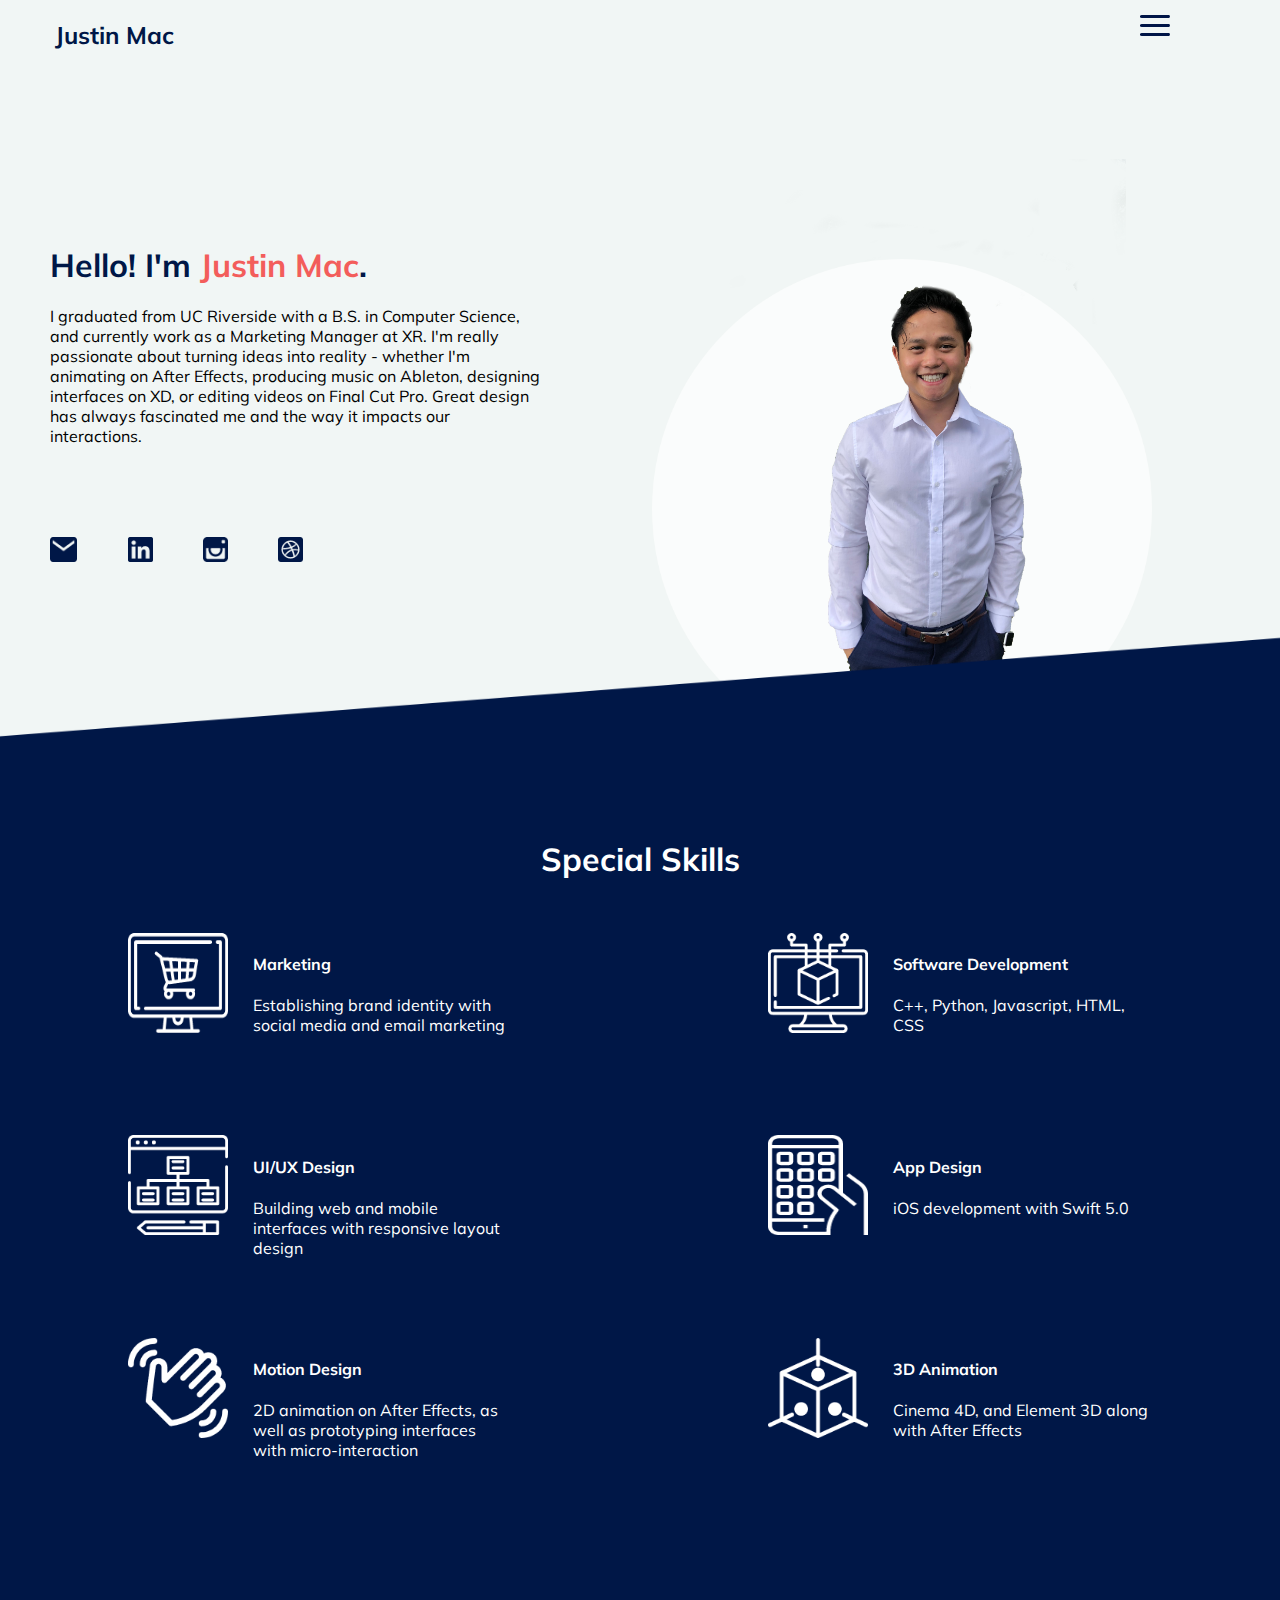
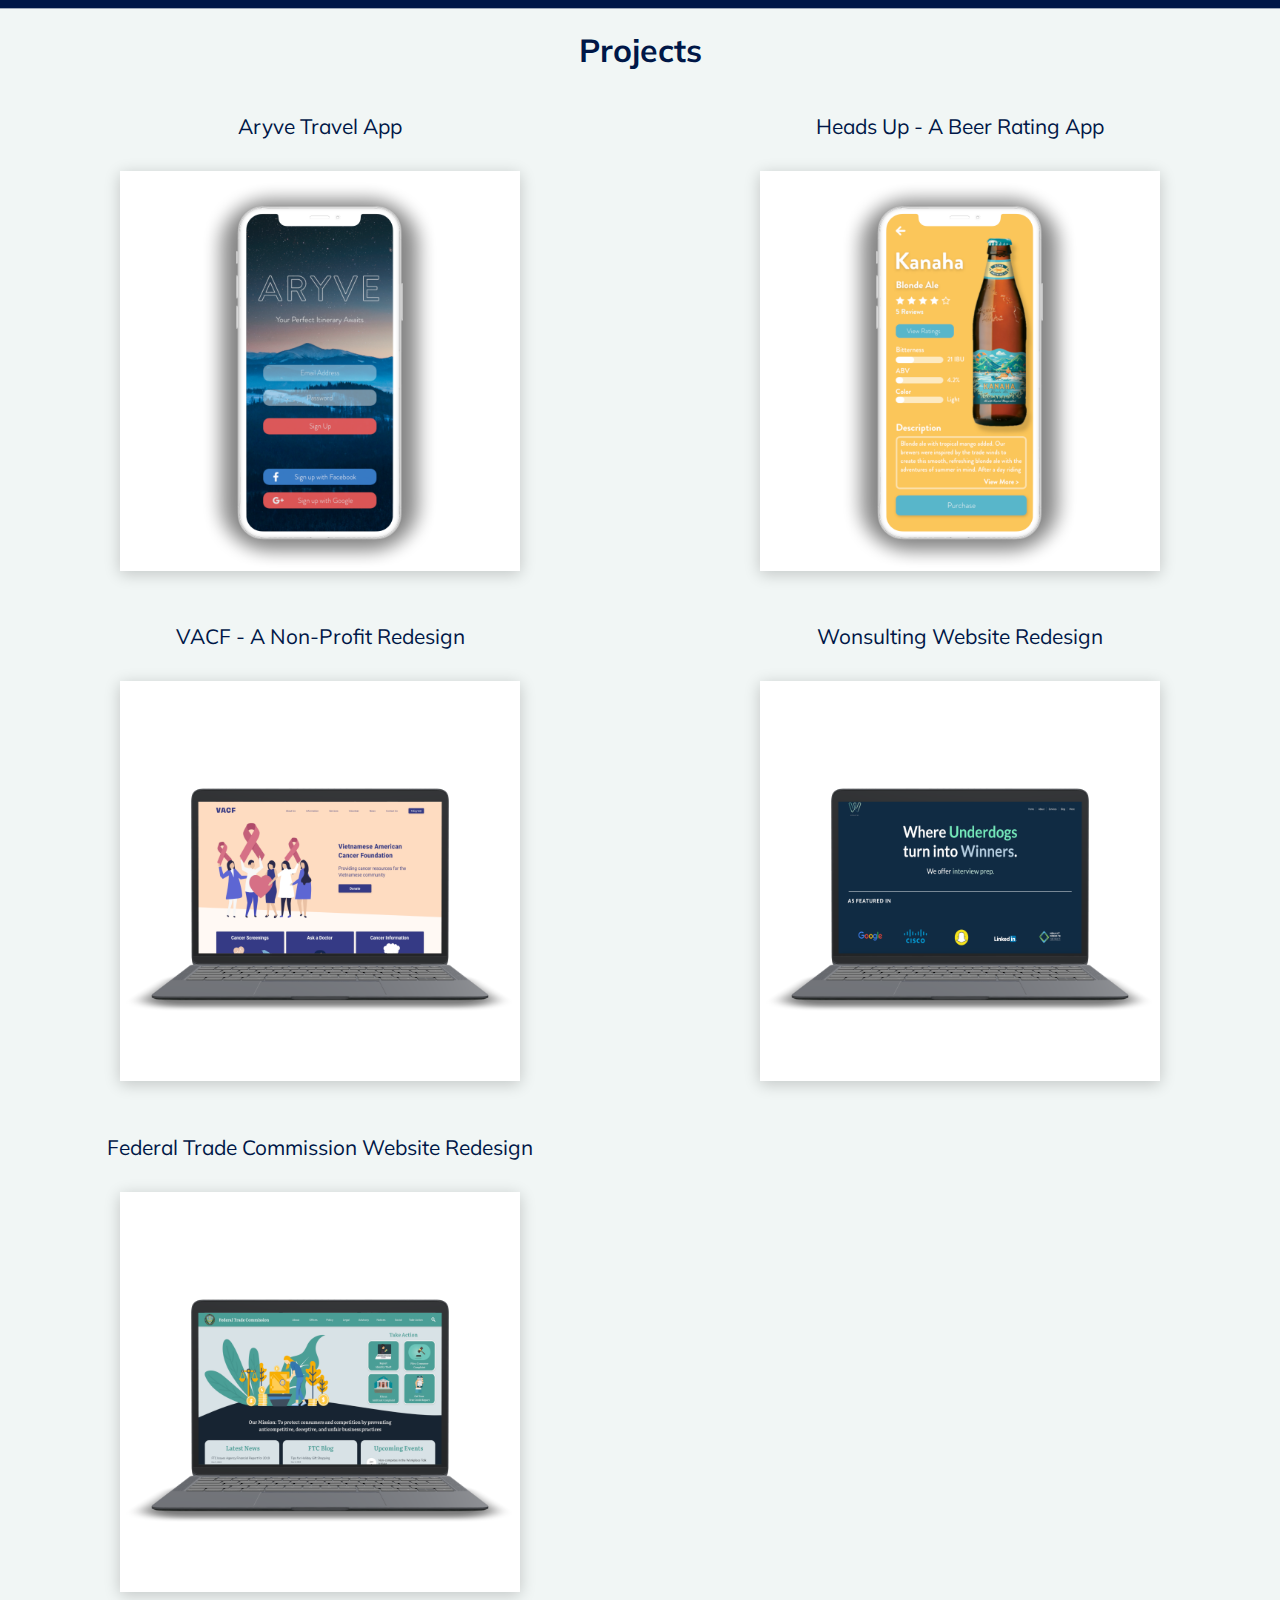
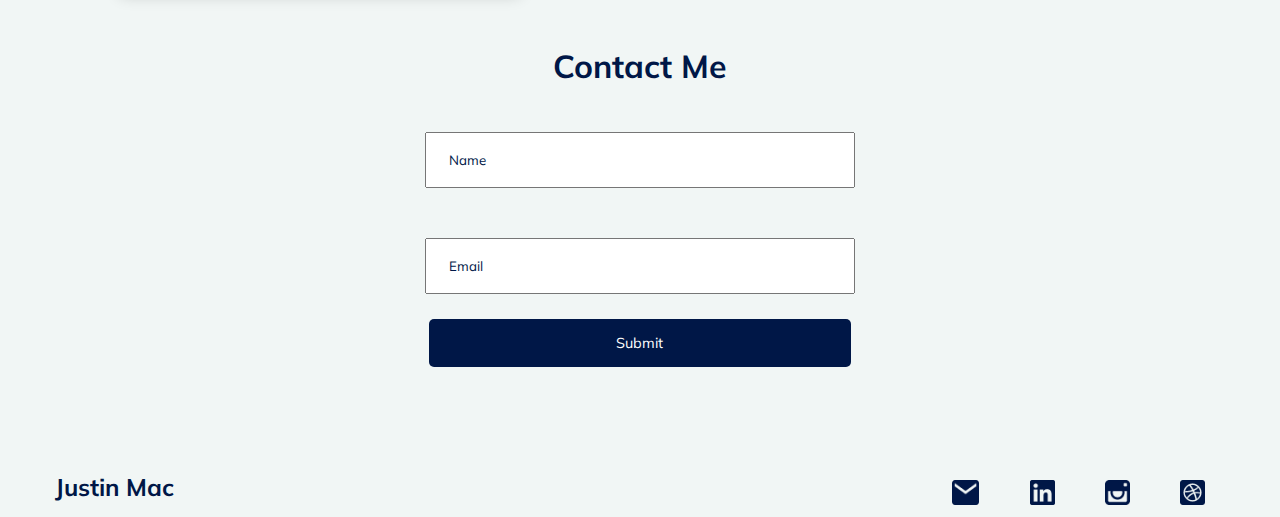
<file: index.html>
<!DOCTYPE html>
<html>
<head>
	<title>Justin's Website</title>
	<link rel="stylesheet" href="css/style.css">
</head>

<nav class="navbar">
	<div class="homebutton">
		<a id="home-logo" href="index.html">Justin Mac</a>
	</div>
	<div class="nav-wrap">
		
		<a class="navlink" href="#">About</a>
		<a class="navlink" href="#">Projects</a>
		<a class="navlink" href="#">Animations</a>
		<a class="navlink" href="#">Coding Projects</a>
		<a class="navlink" href="#">3D Animations</a>
	</div>
	<div class="mobile-nav"></div>
</nav>

<body>
	<div class="about-intro">
		<h1>Hello! I'm <span style="color:#F35D5B">Justin Mac</span>.</h1>

		<p>I graduated from UC Riverside with a B.S. in Computer Science, and currently work as a Marketing Manager at XR. I'm really passionate about turning ideas into reality - whether I'm animating on After Effects, producing music on Ableton, designing interfaces on XD, or editing videos on Final Cut Pro.  Great design has always fascinated me and the way it impacts our interactions.</p>

		<div class="social-icons">
			<a href="mailto:justinnmac@gmail.com?Subject=Portfolio" class="email"></a>
			<a href="https://www.linkedin.com/in/justin-mac/" class="linkedin"></a>
			<a href="https://www.instagram.com/justin.mac/" class="insta"></a>
			<a href="https://dribbble.com/justinmac" class="dribbble"></a>
		</div>
	</div>

	
	<div class="line-div-background">
		<img class="circle" src="images/ellipse-bg.png" alt="">
		<img class="profile" src="images/profile.png" alt="">
		<h1>Special Skills</h1>

		<div class="skill-grid">
			<div id="marketing-content" class="grid-content">
				<img src="images/monitor.png" class="icons" alt="">
				<div class=skills>
					<h4>Marketing</h4>
					<p>Establishing brand identity with social media and email marketing</p>
				</div>
			</div>
			<div id="software-content" class="grid-content">
				<img src="images/software.png" class="icons" alt="">	
				<div class=skills>
					<h4>Software Development</h4>
					<p>C++, Python, Javascript, HTML, CSS</p>
				</div>
				
			</div>
			<div id="ux-content" class="grid-content">
				<img src="images/ux-design.png" class="icons" alt="">	
				<div class=skills>
					<h4>UI/UX Design</h4>
					<p>Building web and mobile interfaces with responsive layout design</p>
				</div>
			</div>
			<div id="app-content" class="grid-content">
				<img src="images/app-develop.png" class="icons" alt="">
				<div class=skills>
					<h4>App Design</h4>
					<p>iOS development with Swift 5.0</p>
				</div>
				
			</div>
			<div id="motion-content" class="grid-content">
				<img src="images/motion.png" class="icons" alt="">
				<div class=skills>
					<h4>Motion Design</h4>
					<p>2D animation on After Effects, as well as prototyping interfaces with micro-interaction</p>
				</div>
			</div>
			<div id="threeD-content" class="grid-content">
				<img src="images/3d.png" class="icons" alt="">
				<div class=skills>
					<h4>3D Animation</h4>
					<p>Cinema 4D, and Element 3D along with After Effects</p>
				</div>
			</div>
		</div> <!---end of grid div-->
	</div>

	<section class="projects">
		<h1>Projects</h1>
		<div class="project-grid">
			<div class="case-div">
				<h3>Aryve Travel App</h3>
				<div id="aryve-case" class="project-cell">
					<img class="project-image" src="images/ARYVE.png" class="icons" alt="">
				</div>
			</div>
			<div class="case-div">
				<h3>Heads Up - A Beer Rating App</h3>
				<div id="beer-case" class="project-cell">
					<img class="project-image" src="images/Headsup.png" class="icons" alt="">
				</div>
			</div>
			<div class="case-div">
				<h3>VACF - A Non-Profit Redesign</h3>
				<div id="vacf-case" class="project-cell">
					<img class="project-image" src="images/VACF.png" class="icons" alt="">
				</div>
			</div>
			<div class="case-div">
				<h3>Wonsulting Website Redesign</h3>
				<div id="wonsulting-case" class="project-cell">
					<img class="project-image" src="images/Wonsulting.png" class="icons" alt="">
				</div>
			</div>
			<div class="case-div">
				<h3>Federal Trade Commission Website Redesign</h3>
				<div id="ftc-case" class="project-cell">
					<img class="project-image" src="images/FTC.png" class="icons" alt="">
				</div>
			</div>
		</div>
	</section>
	
	<section class="contact">
		<form class="contactMe">
			<h1>Contact Me</h1>
			<input type="text" name="firstname" placeholder="Name">
			<input type="text" name="email" placeholder="Email">
			<button>Submit</button>
		</form>
	</section>
	
	<footer class="foot">
		<div class="homebutton">
			<a id="home-logo" href="index.html">Justin Mac</a>
		</div>
		<div class="social-icons-footer">
				<a href="mailto:justinnmac@gmail.com?Subject=Portfolio" class="email"></a>
				<a href="https://www.linkedin.com/in/justin-mac/" class="linkedin"></a>
				<a href="https://www.instagram.com/justin.mac/" class="insta"></a>
				<a href="https://dribbble.com/justinmac" class="dribbble"></a>
		</div>
		
	</footer>

</body>

</html>
</file>
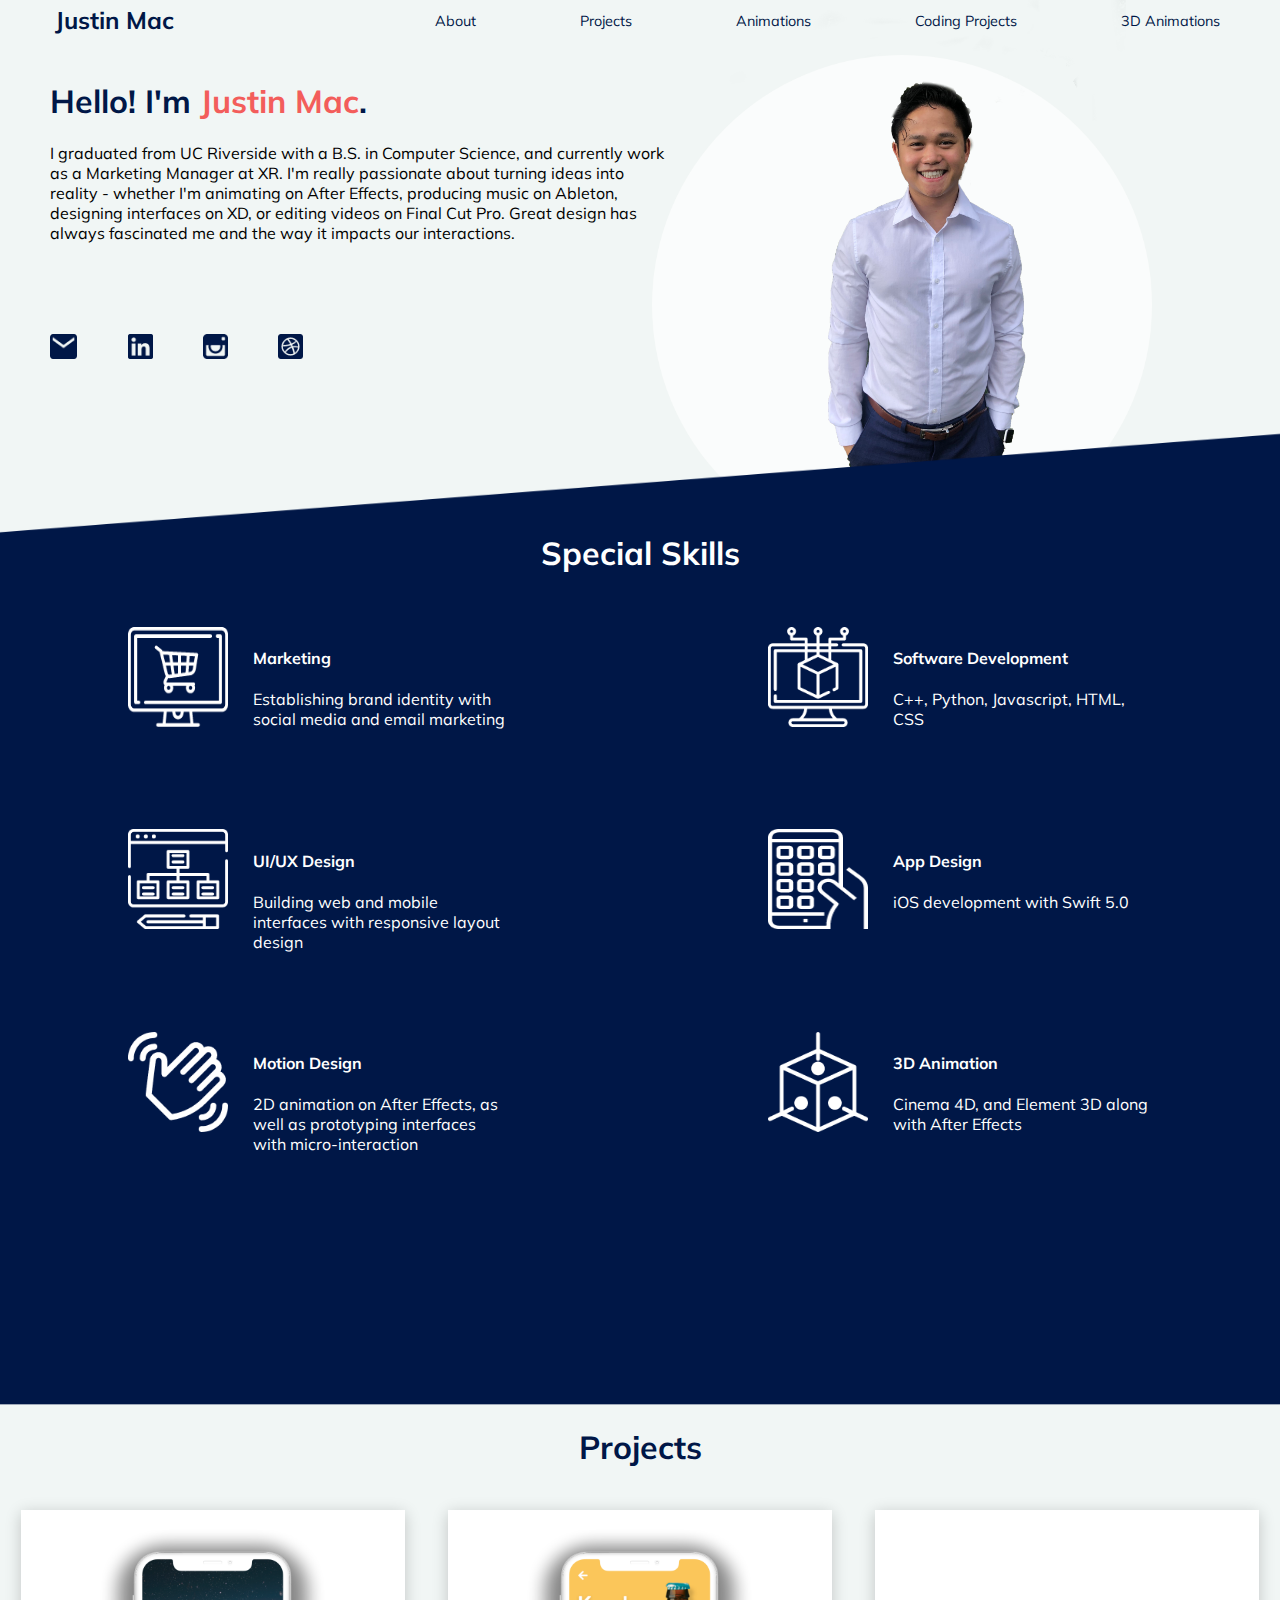
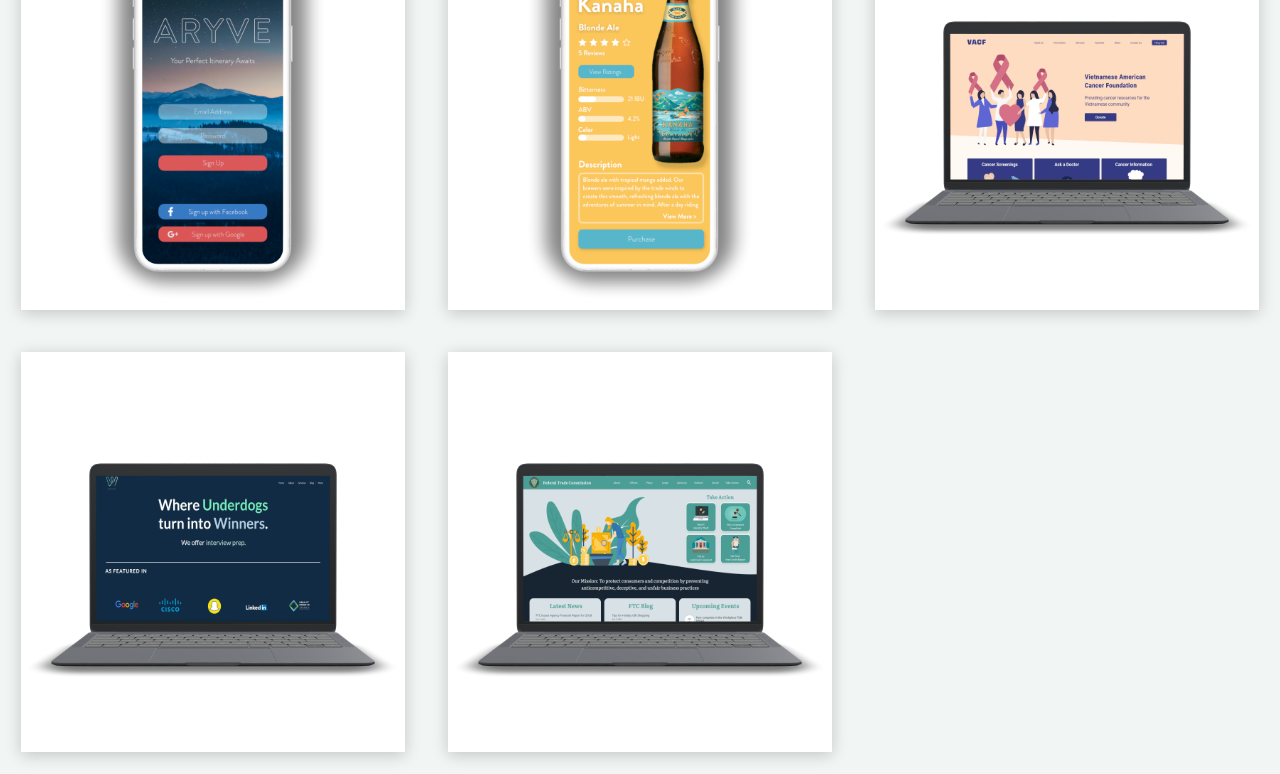
<file: about.html>
<!DOCTYPE html>
<html>
<head>
	<title>Justin's Website</title>
	<link rel="stylesheet" href="css/about-style.css">
</head>

<nav class="navbar">
	<div class="homebutton">
		<a id="home-logo" href="index.html">Justin Mac</a>
	</div>
	<div class="nav-wrap">
		
		<a class="navlink" href="">About</a>
		<a class="navlink" href="">Projects</a>
		<a class="navlink" href="">Animations</a>
		<a class="navlink" href="">Coding Projects</a>
		<a class="navlink" href="">3D Animations</a>
	</div>
</nav>

<body>
	<div class="about-intro">
		<h1>Hello! I'm <span style="color:#F35D5B">Justin Mac</span>.</h1>

		<p>I graduated from UC Riverside with a B.S. in Computer Science, and currently work as a Marketing Manager at XR. I'm really passionate about turning ideas into reality - whether I'm animating on After Effects, producing music on Ableton, designing interfaces on XD, or editing videos on Final Cut Pro.  Great design has always fascinated me and the way it impacts our interactions.</p>

		<div class="social-icons">
			<a href="mailto:justinnmac@gmail.com?Subject=Portfolio" class="email"></a>
			<a href="https://www.linkedin.com/in/justin-mac/" class="linkedin"></a>
			<a href="https://www.instagram.com/justin.mac/" class="insta"></a>
			<a href="https://dribbble.com/justinmac" class="dribbble"></a>
		</div>
	</div>

	
	<div class="line-div-background">
		<img class="circle" src="images/ellipse-bg.png" alt="">
		<img class="profile" src="images/profile.png" alt="">
		<h1>Special Skills</h1>

		<div class="skill-grid">
			<div id="marketing-content" class="grid-content">
				<img src="images/monitor.png" class="icons" alt="">
				<div class=skills>
					<h4>Marketing</h4>
					<p>Establishing brand identity with social media and email marketing</p>
				</div>
			</div>
			<div id="software-content" class="grid-content">
				<img src="images/software.png" class="icons" alt="">	
				<div class=skills>
					<h4>Software Development</h4>
					<p>C++, Python, Javascript, HTML, CSS</p>
				</div>
				
			</div>
			<div id="ux-content" class="grid-content">
				<img src="images/ux-design.png" class="icons" alt="">	
				<div class=skills>
					<h4>UI/UX Design</h4>
					<p>Building web and mobile interfaces with responsive layout design</p>
				</div>
			</div>
			<div id="app-content" class="grid-content">
				<img src="images/app-develop.png" class="icons" alt="">
				<div class=skills>
					<h4>App Design</h4>
					<p>iOS development with Swift 5.0</p>
				</div>
				
			</div>
			<div id="motion-content" class="grid-content">
				<img src="images/motion.png" class="icons" alt="">
				<div class=skills>
					<h4>Motion Design</h4>
					<p>2D animation on After Effects, as well as prototyping interfaces with micro-interaction</p>
				</div>
			</div>
			<div id="threeD-content" class="grid-content">
				<img src="images/3d.png" class="icons" alt="">
				<div class=skills>
					<h4>3D Animation</h4>
					<p>Cinema 4D, and Element 3D along with After Effects</p>
				</div>
			</div>
		</div> <!---end of grid div-->
	</div>

	<section class="projects">
		<h1>Projects</h1>
		<div class="project-grid">
			<div id="aryve-case" class="project-cell">
				<img class="project-image" src="images/ARYVE.png" class="icons" alt="">
			</div>
			<div id="beer-case" class="project-cell">
				<img class="project-image" src="images/Headsup.png" class="icons" alt="">
			</div>
			<div id="vacf-case" class="project-cell">
				<img class="project-image" src="images/VACF.png" class="icons" alt="">
			</div>
			<div id="wonsulting-case" class="project-cell">
				<img class="project-image" src="images/Wonsulting.png" class="icons" alt="">
			</div>
			<div id="ftc-case" class="project-cell">
				<img class="project-image" src="images/FTC.png" class="icons" alt="">
			</div>
		</div>
	</section>
	
	

</body>

</html>
</file>
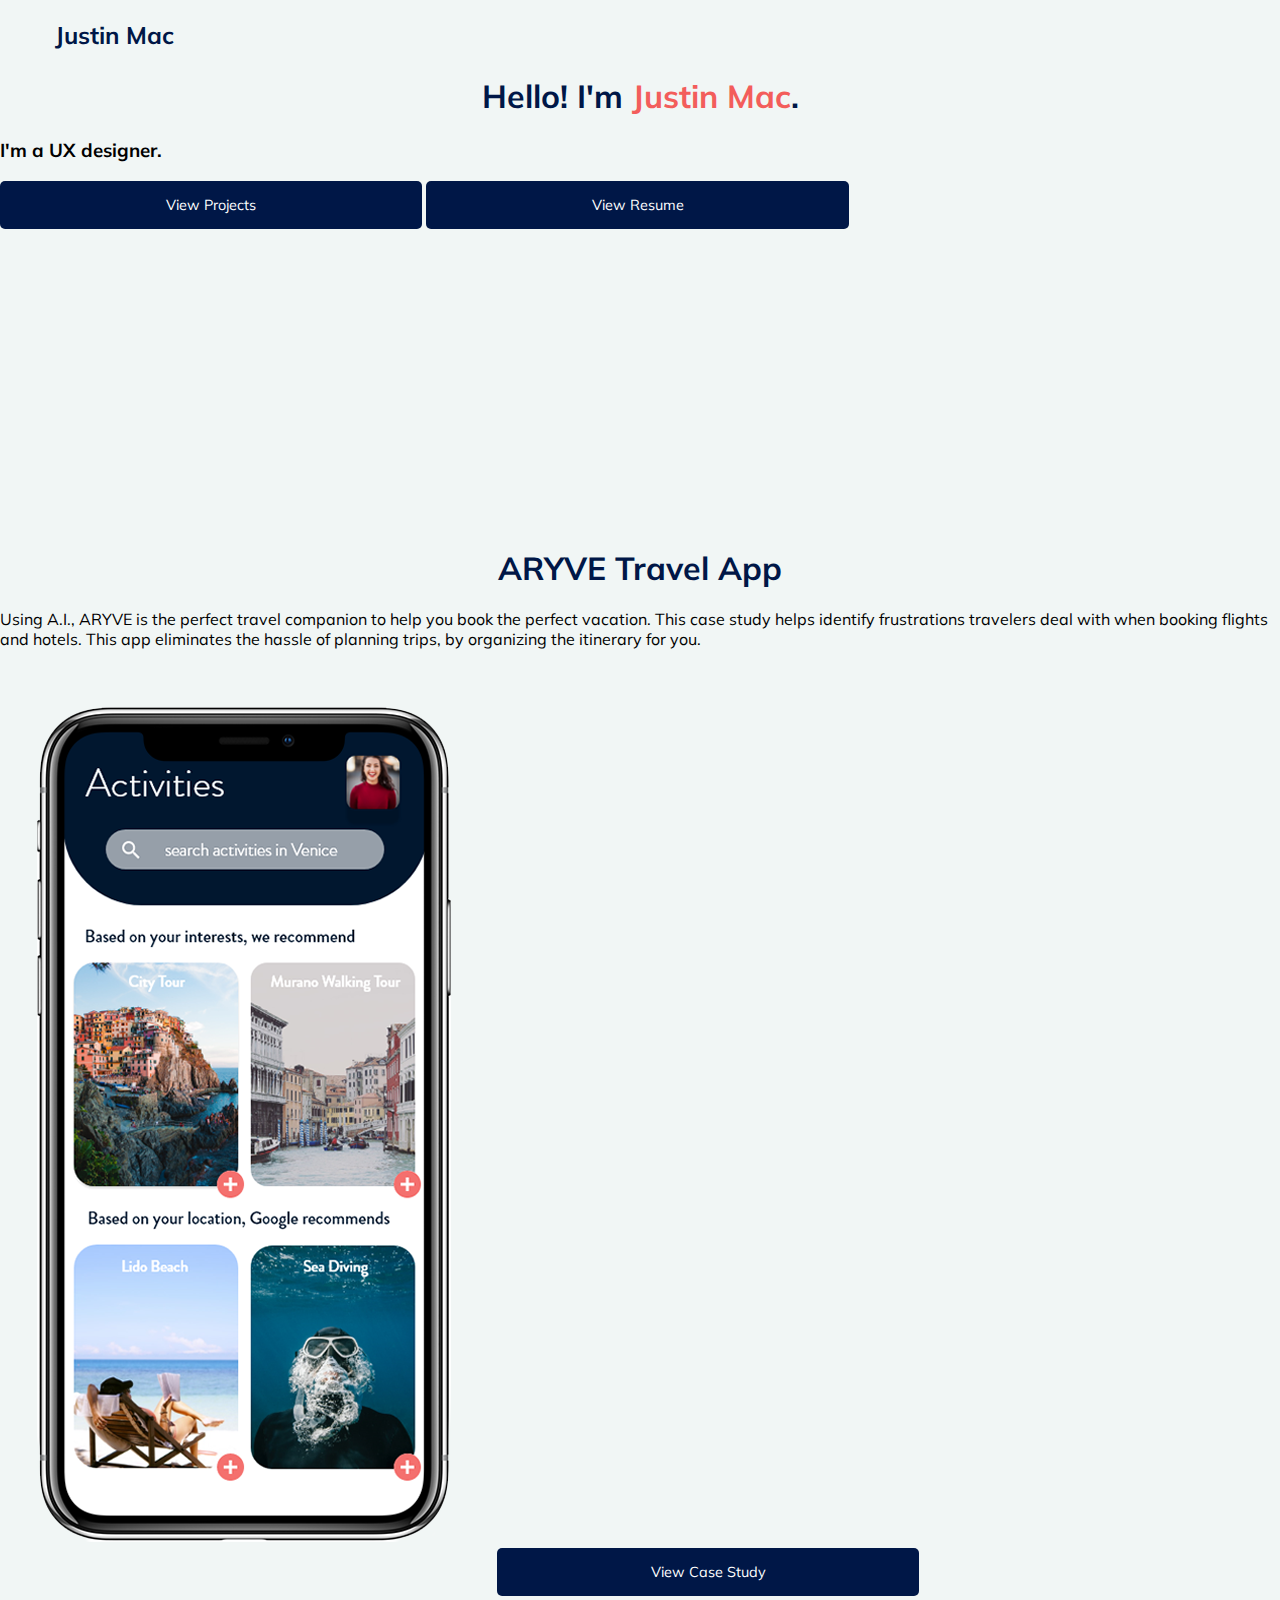
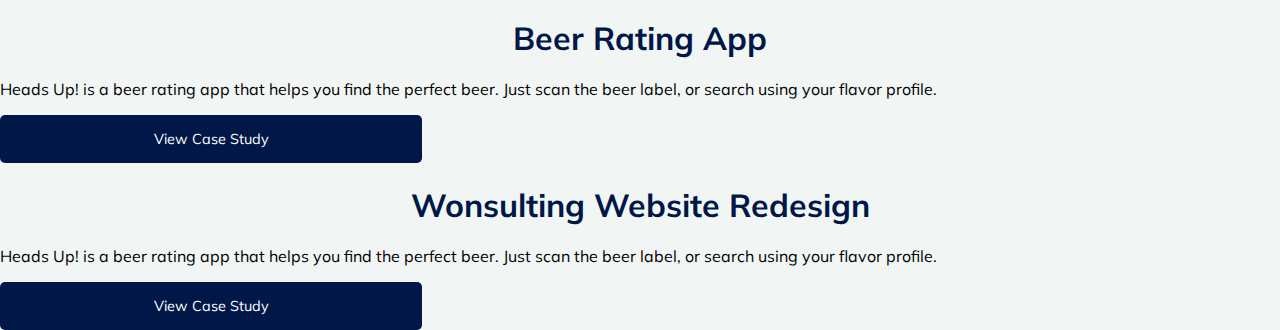
<file: home.html>
<!DOCTYPE html>
<html>
<head>
	<title>Justin's Website</title>
	<link rel="stylesheet" href="css/style.css">
</head>

<nav class="navbar">
	<div class="homebutton">
		<a id="home-logo" href="home.html">Justin Mac</a>
	</div>
	<div class="nav-wrap">
		
		<a class="navlink" href="about.html">About</a>
		<a class="navlink" href="">Projects</a>
		<a class="navlink" href="">Animations</a>
		<a class="navlink" href="">Coding Projects</a>
		<a class="navlink" href="">3D Animations</a>
	</div>
</nav>

<body>
	<div class="intro">
		<h1>Hello! I'm <span style="color:#F35D5B">Justin Mac</span>.</h1>
		<h3>I'm a UX designer.</h3>
		
		<button class="button">View Projects</button>
		<button class="button">View Resume</button>
	</div>
	
	<div class="case-study-div"> <!---static-->
		<div class="aryve-case"> <!---relative-->
			<h1>ARYVE Travel App</h1>
			<p>Using A.I., ARYVE is the perfect travel companion to help you book the perfect vacation. This case study helps identify frustrations travelers deal with when booking flights and hotels. This app eliminates the hassle of planning trips, by organizing the itinerary for you.</p>
			<img src="images/aryve-iphone.png">
			<button class="case-button">View Case Study</button>
		</div>
	</div>

	<div class="case-study-div">
		<div class="beer-case">
			<h1>Beer Rating App</h1>
			<p>Heads Up! is a beer rating app that helps you find the perfect beer. Just scan the beer label, or search using your flavor profile. </p>
			<button class="case-button">View Case Study</button>
		</div>
	</div>

	<div class="case-study-div">
		<div class="wonsulting-case">
			<h1>Wonsulting Website Redesign</h1>
			<p>Heads Up! is a beer rating app that helps you find the perfect beer. Just scan the beer label, or search using your flavor profile. </p>
			<button class="case-button">View Case Study</button>
		</div>
	</div>

</body>

<div id="trapezoid"></div>

</html>
</file>
<file: css/style.css>
@import url(https://fonts.googleapis.com/css?family=Muli:Light,Regular,Bold,Black);


html, body {
	margin: 0;
	padding: 0;
}
body {
	font-family: Muli;
	position: static;
	background: #F1F6F5;
}

body h1 {
	text-align: center;
	font-size: 2em;
	color: #001747;
}

.navbar {
	display: flex;
	justify-content: space-between;
	margin-top: 15px;
}

.navbar .navlink {
	font-family: Muli;
	font-weight: Light;
	text-align: left;
	color: #001747;
	padding-left: 50px;
	margin-right: 50px;
	font-size: 0.9em;
	text-decoration: none
}

.homebutton {
	padding: 5px;
	display: inline-block;
	width: 200px;
}
.nav-wrap {
	display: inline-block;
	margin: 10px;
	float: right;
}

#home-logo {
	font-family: Muli;
	font-weight: Bold;
	text-align: left;
	color: #001747;
	font-size: 1.5em;
	text-decoration: none;
	margin-left: 50px;
}

.about-intro {
	margin-left: 50px;
	margin-top: 70px;
}
.about-intro h1 {
	font-family: Muli;
	font-weight: Black;
	font-size: 2em;
	text-align: left;
	color: #001747;
	padding-top: 20px;
	padding-right: 50px;
}

.about-intro p {
	font-family: Muli;
	font-weight: Regular;
	width: 50%;
	font-color: #001747;
	font-size: 1em;
	text-align: left;
	padding-bottom: 50px;
}



.intro {
	position: static;
	height: 50vh;
}

.grid-content img {
	position: static;
	/* width: 100%;
	height: 20%; */
}

.line-div-background {
	position: relative;
	background-image: url('../images/line-path.png');
	background-repeat: no-repeat;
	background-size: cover;
	width: 100%;
	height: 1000px;
}

.social-icons {
	display: flex;
	padding-right: 50px;
	/*width: 30%;*/
}

.insta {
	background-image: url('../images/insta-logo.png');
	background-size: contain;
	background-repeat: no-repeat;
	width: 25px;
	height: 25px;
	margin: 25px;
}

.email {
	background-image: url('../images/email-logo.png');
	background-size: contain;
	background-repeat: no-repeat;
	width: 28px;
	height: 25px;
	margin-left: 0px;
	margin: 25px 25px 25px 0;
}

.dribbble {
	background-image: url('../images/dribbble-logo.png');
	background-size: contain;
	background-repeat: no-repeat;
	width: 25px;
	height: 25px;
	margin: 25px;
}

.linkedin {
	background-image: url('../images/linkedin-logo.png');
	background-size: contain;
	background-repeat: no-repeat;
	width: 25px;
	height: 25px;
	margin: 25px;
}

.circle {
	position: absolute;
	top: -350px;
	right: 0;
	width: 500px;
	height: 500px;
	z-index: -10;
	margin-right: 10%;
}


.profile {
	position: absolute;
	top: -450px;
	right: 0;
	width: 400px;
	height: auto;
	z-index: -5;
	margin-right: 12%;
}

.line-div-background h1 {
	color: white;
	padding-top: 10%;
	text-align: center;
}

.skill-grid {
	display: grid;
	grid-template-columns: 1fr 1fr;
	grid-template-rows: 1fr 1fr 1fr;
	grid-template-areas: "marketing software"
						"ux app"
						"motion threeD";
}

.project-grid {
	display: grid;
	grid-template-columns: 1fr 1fr 1fr;
	grid-template-rows: 1fr 1fr;
	grid-template-areas: "aryve beer vacf"
						"wonsulting ftc cookpad";
}

#marketing-content {
	grid-area: marketing;
}

.icons {
	width: 100px;
	height: 100px;
}
#software-content {
	grid-area: software;
}

#ux-content {
	grid-area: ux;
}

#app-content {
	grid-area: app;

}

#motion-content {
	grid-area: motion;

}

#threeD-content {
	grid-area: threeD;
}

#aryve-case {
	grid-area: aryve;
}

#beer-case {
	grid-area: beer;
}

#wonsulting-case {
	grid-area: wonsulting;
}

#ftc-case {
	grid-area: ftc;
}

#cookpad-case {
	grid-area: cookpad;
}

.grid-content {
	display: flex;
	z-index: 2;
	margin: 5% 20% 5% 20%;
	color: white;
}

.skills {
	flex-direction: column;
	margin-left: 25px;
}

.projects h1 {
	text-align: center;
	font-size: 2em;
	color: #001747;
}

.projects h3 { /*labels for each case*/
	text-align: center;
	font-size: 1.3em;
	width: 80%;
	color: #001747;
	font-weight: 400;
	margin-bottom: 0;
}

.project-cell {
	display: flex;
	width: auto;
	height: 400px;
	z-index: 2;
	margin: 5%;
	background-color: white;
	justify-content: center;
	align-items: center;

	box-shadow: 0px 3px 15px rgba(0,0,0,0.2);
	transition: all 0.5s ease;
}

.project-image {
	height: 100%;
	width: 100%;
	overflow: hidden;
	object-fit: scale-down;
	transition: all 0.5s ease;
}

.project-cell:hover {
	background-color: #6a87c5;
}

.project-image:hover {
	transform: scale(0.8);
}

.case-div {
	display: flex;
	flex-direction: column;
	justify-content: center;
	align-items: center;
}

.contact {
	margin-bottom: 100px;
}

.contactMe {
	display: flex;
	flex-direction: column;
	align-items: center;
	justify-content: center;
}

input {
	margin: 25px;
	width: 33%;
	height: 50px;
	color: #001747;
	font-family: Muli;
}


button {
	background-color: #001747;
	font-family: Muli;
	border: none;
	border-radius: 5px;
	color: white;
	padding: 15px 32px;
	text-align: center;
	text-decoration: none;
	display: inline-block;
	font-size: 0.9em;
	width: 33%;
  }

  ::placeholder { /*Placeholder text inside input fields */
	color: #001747;
	padding-left: 20px;
	opacity: 1; /* Firefox */
  }

  footer {
	  display: flex;
	  flex-direction: row;
	  width: 100%;
	  height: 50px;
	  justify-content: space-between;
  }

  .social-icons-footer {
	  display: flex;
	  padding-right: 50px;
	  align-items: center;
	  justify-content: flex-end;
	  width: 500px;
  }

  .mobile-nav {
	  display: none;
	  background-image: url('../images/mobile-nav.png');
	  height: 40px;
	  width: 40px;
	  background-repeat: no-repeat;
  }

  @media only screen and (max-width: 1300px) {
	.nav-wrap {
		display: none;
	}
	.mobile-nav {
		display: block;
		float: right;
		background-image: url('../images/mobile-nav.png');
		height: 40px;
		width: 40px;
		padding: 50px;
		background-repeat: no-repeat;
	}

	.line-div-background h1 {
		padding-top: 18%;
	}

	.about-intro p {
		width: 40%;
	}

	.project-grid {
		display: grid;
		grid-template-columns: 1fr 1fr;
		grid-template-rows: 1fr 1fr 1fr;
		grid-template-areas: "aryve beer"
							"vacf wonsulting"
							"ftc cookpad";
	}
}
</file>
<file: css/about-style.css>
@import url(https://fonts.googleapis.com/css?family=Muli:Light,Regular,Bold,Black);

html, body {
	margin: 0;
	padding: 0;
}
body {
	font-family: Muli;
	position: static;
	background: #F1F6F5;
}

.navbar .navlink {
	font-family: Muli;
	font-weight: Light;
	text-align: left;
	color: #001747;
	padding-left: 50px;
	margin-right: 50px;
	font-size: 0.9em;
	text-decoration: none
}

.homebutton {
	padding: 5px;
	display: inline-block;
}
.nav-wrap {
	display: inline-block;
	margin: 10px;
	float: right;
}

#home-logo {
	font-family: Muli;
	font-weight: Bold;
	text-align: left;
	color: #001747;
	font-size: 1.5em;
	text-decoration: none;
	margin-left: 50px;
}

.about-intro {
	margin-left: 50px;
}
.about-intro h1 {
	font-family: Muli;
	font-weight: Black;
	font-size: 2em;
	text-align: left;
	color: #001747;
	padding-top: 20px;
	padding-right: 50px;
}

.about-intro p {
	font-family: Muli;
	font-weight: Regular;
	width: 50%;
	font-color: #001747;
	font-size: 1em;
	text-align: left;
	padding-bottom: 50px;
}

body h3 {
	font-family: Muli;
	font-weight: 400;
	font-size: 2em;
	text-align: right;
	color: #001747;
	padding-top: 20px;
	padding-right: 50px;
}

.intro .button {
  background-color: #001747;
  font-family: Muli;
  border: none;
  border-radius: 10px;
  color: white;
  padding: 15px 32px;
  text-align: center;
  text-decoration: none;
  display: inline-block;
  float: right;
  font-size: 0.9em;
  margin-right: 50px;
}

.intro {
	position: static;
	height: 50vh;
}

.grid-content img {
	position: static;
	/* width: 100%;
	height: 20%; */
}

.line-div-background {
	position: relative;
	background-image: url('../images/line-path.png');
	background-repeat: no-repeat;
	background-size: cover;
	width: 100%;
	height: 1000px;
}

.social-icons {
	display: flex;
	padding-right: 50px;
	/*width: 30%;*/
}

.insta {
	background-image: url('../images/insta-logo.png');
	background-size: contain;
	background-repeat: no-repeat;
	width: 25px;
	height: auto;
	margin: 25px;
}

.email {
	background-image: url('../images/email-logo.png');
	background-size: contain;
	background-repeat: no-repeat;
	width: 28px;
	height: 25px;
	margin-left: 0px;
	margin: 25px 25px 25px 0;
}

.dribbble {
	background-image: url('../images/dribbble-logo.png');
	background-size: contain;
	background-repeat: no-repeat;
	width: 25px;
	height: 25px;
	margin: 25px;
}

.linkedin {
	background-image: url('../images/linkedin-logo.png');
	background-size: contain;
	background-repeat: no-repeat;
	width: 25px;
	height: 25px;
	margin: 25px;
}

.circle {
	position: absolute;
	top: -350px;
	right: 0;
	width: 500px;
	height: 500px;
	z-index: -10;
	margin-right: 10%;
}


.profile {
	position: absolute;
	top: -450px;
	right: 0;
	width: 400px;
	height: auto;
	z-index: -5;
	margin-right: 12%;
}

.line-div-background h1 {
	color: white;
	padding-top: 10%;
	text-align: center;
}

.skill-grid {
	display: grid;
	grid-template-columns: 1fr 1fr;
	grid-template-rows: 1fr 1fr 1fr;
	grid-template-areas: "marketing software"
						"ux app"
						"motion threeD";
}

.project-grid {
	display: grid;
	grid-template-columns: 1fr 1fr 1fr;
	grid-template-rows: 1fr 1fr;
	grid-template-areas: "aryve beer vacf"
						"wonsulting ftc cookpad";
}

#marketing-content {
	grid-area: marketing;
}

.icons {
	width: 100px;
	height: 100px;
}
#software-content {
	grid-area: software;
}

#ux-content {
	grid-area: ux;
}

#app-content {
	grid-area: app;

}

#motion-content {
	grid-area: motion;

}

#threeD-content {
	grid-area: threeD;
}

#aryve-case {
	grid-area: aryve;
}

#beer-case {
	grid-area: beer;
}

#wonsulting-case {
	grid-area: wonsulting;
}

#ftc-case {
	grid-area: ftc;
}

#cookpad-case {
	grid-area: cookpad;
}

.grid-content {
	display: flex;
	z-index: 2;
	margin: 5% 20% 5% 20%;
	color: white;
}

.skills {
	flex-direction: column;
	margin-left: 25px;
}

.projects h1 {
	text-align: center;
	font-size: 2em;
	color: #001747;

}

.project-cell {
	display: flex;
	width: auto;
	height: 400px;
	z-index: 2;
	margin: 5%;
	background-color: white;
	justify-content: center;
	align-items: center;

	box-shadow: 0px 3px 15px rgba(0,0,0,0.2);
	transition: all 0.5s ease;
}

.project-image {
	height: 100%;
	width: 100%;
	overflow: hidden;
	object-fit: scale-down;
	transition: all 0.5s ease;
}

.project-cell:hover {
	background-color: #6a87c5;
}

.project-image:hover {
	transform: scale(0.8);
}
</file>
